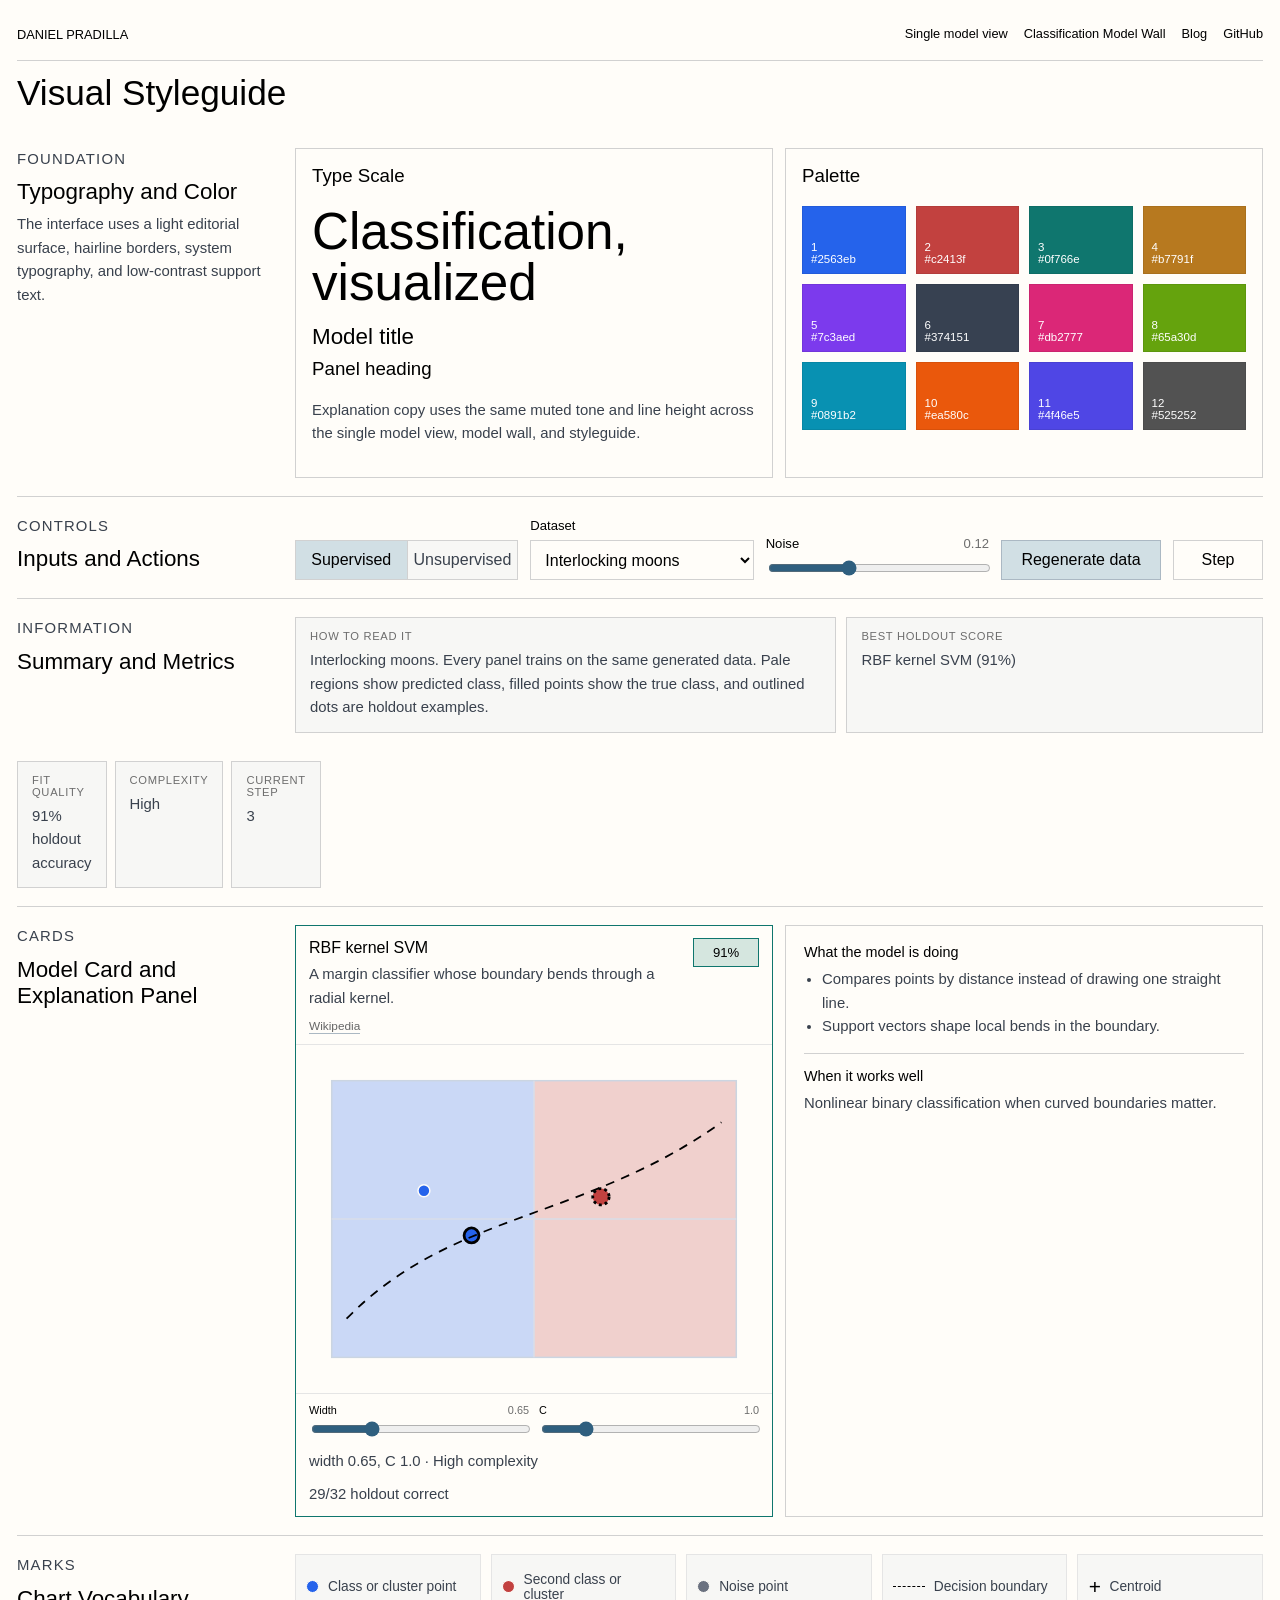
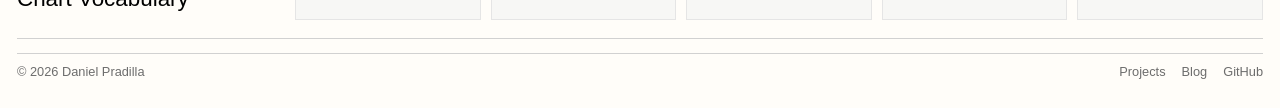
<file: styleguide.html>
<!doctype html>
<html lang="en">
  <head>
    <meta charset="UTF-8" />
    <meta name="viewport" content="width=device-width, initial-scale=1.0" />
    <title>Classification Visualizer Styleguide</title>
    <meta name="description" content="Visual styleguide for the Classification Model Visualizer interface." />
    <script async src="https://www.googletagmanager.com/gtag/js?id=G-XYG5QF5DZL"></script>
    <script>
      window.dataLayer = window.dataLayer || [];
      function gtag() {
        dataLayer.push(arguments);
      }
      gtag("js", new Date());
      gtag("config", "G-XYG5QF5DZL");
    </script>
    <link rel="stylesheet" href="shared.css" />
    <link rel="stylesheet" href="styleguide.css" />
  </head>
  <body>
    <main class="styleguide-shell">
      <header class="dp-navbar">
        <a class="dp-navbar-brand" href="/projects/">Daniel Pradilla</a>
        <nav class="dp-navbar-links" aria-label="Site navigation">
          <a href="index.html">Single model view</a>
          <a href="compare.html">Classification Model Wall</a>
          <a href="/blog/">Blog</a>
          <a href="https://github.com/danielpradilla/classification-visualization">GitHub</a>
        </nav>
        <details class="dp-navbar-menu">
          <summary aria-label="Menu">&#9776;</summary>
          <nav aria-label="Site navigation menu">
            <a href="index.html">Single model view</a>
            <a href="compare.html">Classification Model Wall</a>
            <a href="/blog/">Blog</a>
            <a href="https://github.com/danielpradilla/classification-visualization">GitHub</a>
          </nav>
        </details>
      </header>
      <div class="dp-project-header">
        <h1>Visual Styleguide</h1>
      </div>

      <section class="styleguide-section">
        <div>
          <p class="eyebrow">Foundation</p>
          <h2>Typography and Color</h2>
          <p class="section-copy">
            The interface uses a light editorial surface, hairline borders, system typography, and low-contrast support text.
          </p>
        </div>
        <div class="spec-grid">
          <article class="spec-panel">
            <h3>Type Scale</h3>
            <h1 class="type-sample">Classification, visualized</h1>
            <h2>Model title</h2>
            <h3>Panel heading</h3>
            <p>
              Explanation copy uses the same muted tone and line height across the single model view, model wall, and styleguide.
            </p>
          </article>
          <article class="spec-panel">
            <h3>Palette</h3>
            <div id="paletteSwatches" class="swatch-grid" aria-label="Model palette swatches"></div>
          </article>
        </div>
      </section>

      <section class="styleguide-section">
        <div>
          <p class="eyebrow">Controls</p>
          <h2>Inputs and Actions</h2>
        </div>
        <div class="control-demo">
          <div class="split-control" role="group" aria-label="Mode">
            <button class="mode-tab active" type="button">Supervised</button>
            <button class="mode-tab" type="button">Unsupervised</button>
          </div>
          <div class="control-group">
            <label for="styleguideSelect">Dataset</label>
            <select id="styleguideSelect">
              <option>Interlocking moons</option>
              <option>Nested rings</option>
            </select>
          </div>
          <div class="slider-group">
            <label for="styleguideRange">
              Noise
              <output>0.12</output>
            </label>
            <input id="styleguideRange" type="range" min="0" max="0.34" step="0.02" value="0.12" />
          </div>
          <button class="primary-button" type="button">Regenerate data</button>
          <button type="button">Step</button>
        </div>
      </section>

      <section class="styleguide-section">
        <div>
          <p class="eyebrow">Information</p>
          <h2>Summary and Metrics</h2>
        </div>
        <div class="summary-demo">
          <div>
            <span class="summary-label">How to read it</span>
            <strong>
              Interlocking moons. Every panel trains on the same generated data. Pale regions show predicted class,
              filled points show the true class, and outlined dots are holdout examples.
            </strong>
          </div>
          <div>
            <span class="summary-label">Best holdout score</span>
            <strong>RBF kernel SVM (91%)</strong>
          </div>
        </div>
        <div class="metric-grid">
          <div>
            <span class="metric-label">Fit quality</span>
            <strong>91% holdout accuracy</strong>
          </div>
          <div>
            <span class="metric-label">Complexity</span>
            <strong>High</strong>
          </div>
          <div>
            <span class="metric-label">Current step</span>
            <strong>3</strong>
          </div>
        </div>
      </section>

      <section class="styleguide-section">
        <div>
          <p class="eyebrow">Cards</p>
          <h2>Model Card and Explanation Panel</h2>
        </div>
        <div class="card-demo">
          <article class="model-card leader">
            <header class="model-card-header">
              <div>
                <h2>RBF kernel SVM</h2>
                <p class="model-subtitle">A margin classifier whose boundary bends through a radial kernel.</p>
                <a class="model-wiki-link" href="https://en.wikipedia.org/wiki/Radial_basis_function_kernel" target="_blank" rel="noreferrer">Wikipedia</a>
              </div>
              <div class="score-pill">91%</div>
            </header>
            <svg class="mini-chart" viewBox="0 0 320 234" role="img" aria-label="Styleguide chart example">
              <rect class="domain-bg" x="24" y="24" width="136" height="186" fill="#2563eb"></rect>
              <rect class="domain-bg" x="160" y="24" width="136" height="186" fill="#c2413f"></rect>
              <rect class="axis-frame" x="24" y="24" width="272" height="186"></rect>
              <line class="axis-line" x1="24" x2="296" y1="117" y2="117"></line>
              <line class="axis-line" x1="160" x2="160" y1="24" y2="210"></line>
              <circle class="sample-point" cx="86" cy="98" r="4" fill="#2563eb"></circle>
              <circle class="sample-point test correct" cx="118" cy="128" r="5" fill="#2563eb"></circle>
              <circle class="sample-point test wrong" cx="205" cy="102" r="5.5" fill="#c2413f"></circle>
              <path class="boundary-line" d="M 34 184 C 104 112, 194 118, 286 52"></path>
            </svg>
            <footer class="model-card-footer">
              <div class="model-controls">
                <div class="model-control">
                  <label>Width <output>0.65</output></label>
                  <input type="range" min="0.25" max="1.8" step="0.05" value="0.65" />
                </div>
                <div class="model-control">
                  <label>C <output>1.0</output></label>
                  <input type="range" min="0.1" max="5" step="0.1" value="1" />
                </div>
              </div>
              <p class="param-line">width 0.65, C 1.0 · High complexity</p>
              <p class="correct-line">29/32 holdout correct</p>
            </footer>
          </article>

          <aside class="explain-panel">
            <section>
              <h3>What the model is doing</h3>
              <ul>
                <li>Compares points by distance instead of drawing one straight line.</li>
                <li>Support vectors shape local bends in the boundary.</li>
              </ul>
            </section>
            <section>
              <h3>When it works well</h3>
              <p>Nonlinear binary classification when curved boundaries matter.</p>
            </section>
          </aside>
        </div>
      </section>

      <section class="styleguide-section">
        <div>
          <p class="eyebrow">Marks</p>
          <h2>Chart Vocabulary</h2>
        </div>
        <div class="mark-grid">
          <span><i class="mark-dot blue"></i> Class or cluster point</span>
          <span><i class="mark-dot red"></i> Second class or cluster</span>
          <span><i class="mark-dot neutral"></i> Noise point</span>
          <span><i class="mark-line"></i> Decision boundary</span>
          <span><i class="mark-cross">+</i> Centroid</span>
        </div>
      </section>

      <footer class="dp-footer">
        <span>&copy; 2026 Daniel Pradilla</span>
        <nav aria-label="Footer navigation">
          <a href="/projects/">Projects</a>
          <a href="/blog/">Blog</a>
          <a href="https://github.com/danielpradilla/classification-visualization">GitHub</a>
        </nav>
      </footer>
    </main>

    <script src="shared-data.js"></script>
    <script src="styleguide.js"></script>
  </body>
</html>
</file>
<file: shared.css>
:root {
  color-scheme: light;
  --page: rgb(255, 253, 249);
  --paper: rgb(255, 253, 249);
  --paper-soft: #f7f7f5;
  --ink: #000000;
  --ink-soft: #28303d;
  --muted: #39414d;
  --secondary: #6d6d6d;
  --rule: #d1d1d1;
  --rule-soft: #e5e5e5;
  --blue: #2f5f7f;
  --blue-soft: #d1dfe4;
  --gray-blue: #abb8c3;
  --green: #0f766e;
  --green-soft: #d5e6df;
}

* {
  box-sizing: border-box;
}

body {
  margin: 0;
  min-height: 100vh;
  color: var(--ink);
  background: var(--page);
  font-family: -apple-system, BlinkMacSystemFont, "Segoe UI", Roboto, Oxygen-Sans, Ubuntu, Cantarell, "Helvetica Neue", sans-serif;
  font-size: 16px;
  font-weight: 300;
  text-rendering: optimizeLegibility;
  -webkit-font-smoothing: antialiased;
}

button,
select,
input {
  font: inherit;
}

h1,
h2,
h3,
p {
  margin-top: 0;
}

h1 {
  margin-bottom: 0;
  max-width: 920px;
  font-size: clamp(2.1rem, 4.5vw, 4.6rem);
  font-weight: 300;
  line-height: 1;
  letter-spacing: 0;
}

.model-wiki-link {
  color: #666666;
  font-size: 0.74rem;
  font-weight: 300;
  text-decoration: none;
  white-space: nowrap;
  border-bottom: 1px solid var(--gray-blue);
}

.model-wiki-link:hover {
  color: var(--ink);
  border-bottom-color: var(--ink);
}

button:focus-visible,
select:focus-visible,
input:focus-visible,
a:focus-visible {
  outline: 2px solid rgba(47, 95, 127, 0.35);
  outline-offset: 2px;
}

.dp-navbar,
.dp-footer {
  display: flex;
  flex-wrap: wrap;
  align-items: center;
  justify-content: space-between;
  gap: 14px;
  padding: 10px 0;
  font-size: 0.8rem;
}

.dp-navbar {
  height: 53px;
  min-height: 53px;
  max-height: 53px;
  flex: 0 0 53px;
  padding: 0;
  border-bottom: 1px solid var(--rule);
}

.dp-navbar-brand {
  color: inherit;
  font-weight: 400;
  text-transform: uppercase;
  text-decoration: none;
}

.dp-navbar-menu {
  display: none;
}

.dp-navbar-menu summary {
  display: none;
}

.dp-navbar nav,
.dp-footer nav {
  display: flex;
  flex-wrap: wrap;
  gap: 16px;
}

.dp-navbar nav a,
.dp-footer nav a {
  color: inherit;
  text-decoration: none;
  border-bottom: 1px solid transparent;
}

.dp-navbar nav a:hover,
.dp-footer nav a:hover {
  border-bottom-color: currentColor;
}

.dp-project-header {
  padding: 14px 0 18px;
}

.dp-project-header h1 {
  margin: 0;
  font-size: clamp(1.5rem, 3vw, 2.2rem);
  font-weight: 300;
  line-height: 1.05;
}

.dp-footer {
  margin-top: 14px;
  color: var(--secondary);
  border-top: 1px solid var(--rule);
}

@media (max-width: 600px) {
  .dp-navbar .dp-navbar-links {
    display: none;
  }


  .dp-navbar-menu {
    position: relative;
    display: block;
  }

  .dp-navbar-menu summary {
    width: 36px;
    height: 32px;
    display: flex;
    align-items: center;
    justify-content: center;
    list-style: none;
    cursor: pointer;
    border: 1px solid var(--rule);
  }

  .dp-navbar-menu summary::-webkit-details-marker {
    display: none;
  }

  .dp-navbar-menu nav {
    position: absolute;
    z-index: 1;
    top: calc(100% + 4px);
    right: 0;
    flex-direction: column;
    gap: 10px;
    min-width: 160px;
    padding: 12px 16px;
    background: var(--paper);
    border: 1px solid var(--rule);
  }
}

@media (max-width: 820px) {

  h1 {
    font-size: clamp(2.1rem, 14vw, 3.45rem);
  }
}
</file>
<file: styleguide.css>
.styleguide-shell {
  width: min(1480px, calc(100vw - 34px));
  margin: 0 auto;
  padding: 8px 0 18px;
}

.styleguide-section {
  display: grid;
  grid-template-columns: 260px minmax(0, 1fr);
  gap: 18px;
  padding: 18px 0;
  border-bottom: 1px solid var(--rule);
}

.eyebrow {
  margin: 0 0 8px;
  color: var(--secondary);
  font-size: 0.76rem;
  font-weight: 400;
  letter-spacing: 0.08em;
  text-transform: uppercase;
}

.styleguide-section h2,
.styleguide-section h3 {
  font-weight: 300;
}

.styleguide-section h2 {
  margin-bottom: 8px;
  font-size: 1.4rem;
}

.section-copy,
.styleguide-section p,
.styleguide-section li {
  color: var(--muted);
  line-height: 1.58;
  font-size: 0.93rem;
}

.spec-grid,
.card-demo {
  display: grid;
  grid-template-columns: repeat(2, minmax(0, 1fr));
  gap: 12px;
}

.spec-panel,
.summary-demo > div,
.metric-grid div,
.model-card,
.explain-panel {
  background: var(--paper);
  border: 1px solid var(--rule);
}

.spec-panel {
  padding: 16px;
}

.type-sample {
  margin-bottom: 16px;
  font-size: clamp(2rem, 4vw, 3.6rem);
}

.swatch-grid {
  display: grid;
  grid-template-columns: repeat(4, minmax(0, 1fr));
  gap: 10px;
}

.swatch {
  min-height: 68px;
  display: flex;
  align-items: end;
  padding: 8px;
  color: #ffffff;
  font-size: 0.72rem;
  border: 1px solid rgba(0, 0, 0, 0.08);
}

.control-demo {
  display: grid;
  grid-template-columns: minmax(190px, 1fr) minmax(190px, 1fr) minmax(190px, 1fr) 160px 90px;
  gap: 12px;
  align-items: end;
}

.control-group,
.slider-group {
  min-width: 0;
}

label {
  display: flex;
  justify-content: space-between;
  gap: 10px;
  margin-bottom: 7px;
  color: var(--ink);
  font-size: 0.82rem;
  font-weight: 300;
}

output {
  color: var(--secondary);
}

select {
  width: 100%;
  min-height: 40px;
  padding: 9px 10px;
  color: var(--ink);
  background: var(--page);
  border: 1px solid var(--rule);
  border-radius: 0;
  font-weight: 300;
}

input[type="range"] {
  width: 100%;
  accent-color: var(--blue);
}

button {
  min-height: 40px;
  color: var(--ink);
  background: var(--page);
  border: 1px solid var(--rule);
  border-radius: 0;
  font-weight: 300;
  cursor: pointer;
}

.primary-button {
  background: var(--blue-soft);
  border-color: var(--gray-blue);
}

.split-control {
  display: grid;
  grid-template-columns: 1fr 1fr;
  min-height: 40px;
  background: var(--paper-soft);
  border: 1px solid var(--rule);
}

.mode-tab {
  min-height: 38px;
  color: var(--muted);
  background: transparent;
  border: 0;
}

.mode-tab + .mode-tab {
  border-left: 1px solid var(--rule);
}

.mode-tab.active {
  color: var(--ink);
  background: var(--blue-soft);
}

.summary-demo {
  display: grid;
  grid-template-columns: 1.3fr 1fr;
  gap: 10px;
}

.summary-demo > div,
.metric-grid div {
  min-height: 64px;
  padding: 12px 14px;
  background: var(--paper-soft);
}

.summary-label,
.metric-label {
  display: block;
  margin-bottom: 7px;
  color: var(--secondary);
  font-size: 0.7rem;
  letter-spacing: 0.06em;
  text-transform: uppercase;
}

.summary-demo strong,
.metric-grid strong {
  display: block;
  color: var(--muted);
  font-size: 0.93rem;
  font-weight: 300;
  line-height: 1.58;
}

.metric-grid {
  display: grid;
  grid-template-columns: 1fr 1fr 1fr;
  gap: 8px;
  margin-top: 10px;
}

.model-card.leader {
  border-color: var(--green);
}

.model-card-header {
  min-height: 78px;
  display: grid;
  grid-template-columns: 1fr auto;
  gap: 12px;
  align-items: start;
  padding: 12px 13px 10px;
  border-bottom: 1px solid var(--rule-soft);
}

.model-card h2 {
  margin-bottom: 5px;
  font-size: 1rem;
  font-weight: 300;
  line-height: 1.25;
}

.model-subtitle {
  margin-bottom: 6px;
  color: var(--muted);
  font-size: 0.78rem;
  line-height: 1.35;
}

.score-pill {
  min-width: 66px;
  padding: 6px 8px;
  background: var(--green-soft);
  border: 1px solid var(--green);
  text-align: center;
  font-size: 0.82rem;
}

.mini-chart {
  width: 100%;
  display: block;
  background: var(--page);
  border-bottom: 1px solid var(--rule-soft);
}

.domain-bg {
  stroke: none;
  opacity: 0.24;
}

.axis-frame {
  fill: none;
  stroke: #cbd5e1;
}

.axis-line {
  stroke: #d8dee9;
}

.sample-point {
  stroke: var(--page);
  stroke-width: 1;
}

.sample-point.test.correct {
  stroke: var(--ink);
  stroke-width: 1.9;
}

.sample-point.test.wrong {
  stroke: var(--ink);
  stroke-width: 1.9;
  stroke-dasharray: 2 2;
}

.boundary-line {
  fill: none;
  stroke: var(--ink);
  stroke-width: 1.2;
  stroke-dasharray: 6 5;
}

.model-card-footer {
  display: grid;
  gap: 9px;
  min-height: 94px;
  padding: 10px 13px;
}

.model-controls {
  display: grid;
  grid-template-columns: repeat(2, minmax(0, 1fr));
  gap: 8px 10px;
}

.model-control label {
  margin-bottom: 3px;
  font-size: 0.68rem;
}

.param-line,
.correct-line {
  margin: 0;
  color: var(--muted);
  font-size: 0.78rem;
  line-height: 1.35;
}

.explain-panel {
  padding: 18px;
}

.explain-panel section + section {
  border-top: 1px solid var(--rule);
  margin-top: 14px;
  padding-top: 14px;
}

.explain-panel h3 {
  margin-bottom: 8px;
  font-size: 0.9rem;
  font-weight: 300;
}

.explain-panel ul {
  margin: 0;
  padding-left: 18px;
}

.mark-grid {
  display: grid;
  grid-template-columns: repeat(5, minmax(0, 1fr));
  gap: 10px;
}

.mark-grid span {
  min-height: 52px;
  display: flex;
  align-items: center;
  gap: 9px;
  padding: 10px;
  background: var(--paper-soft);
  border: 1px solid var(--rule-soft);
  color: var(--muted);
  font-size: 0.86rem;
}

.mark-dot {
  width: 13px;
  height: 13px;
  border-radius: 50%;
  border: 1px solid var(--page);
}

.mark-dot.blue {
  background: #2563eb;
}

.mark-dot.red {
  background: #c2413f;
}

.mark-dot.neutral {
  background: #6b7280;
}

.mark-line {
  width: 32px;
  border-top: 1px dashed var(--ink);
}

.mark-cross {
  color: var(--ink);
  font-size: 1.3rem;
  line-height: 1;
}


@media (max-width: 980px) {
  .styleguide-section,
  .spec-grid,
  .card-demo,
  .summary-demo,
  .metric-grid,
  .mark-grid {
    grid-template-columns: 1fr;
  }

  .control-demo {
    grid-template-columns: repeat(2, minmax(0, 1fr));
  }
}

@media (max-width: 620px) {
  .styleguide-shell {
    width: min(100vw - 18px, 760px);
  }

  .control-demo {
    grid-template-columns: 1fr;
  }
}
</file>
